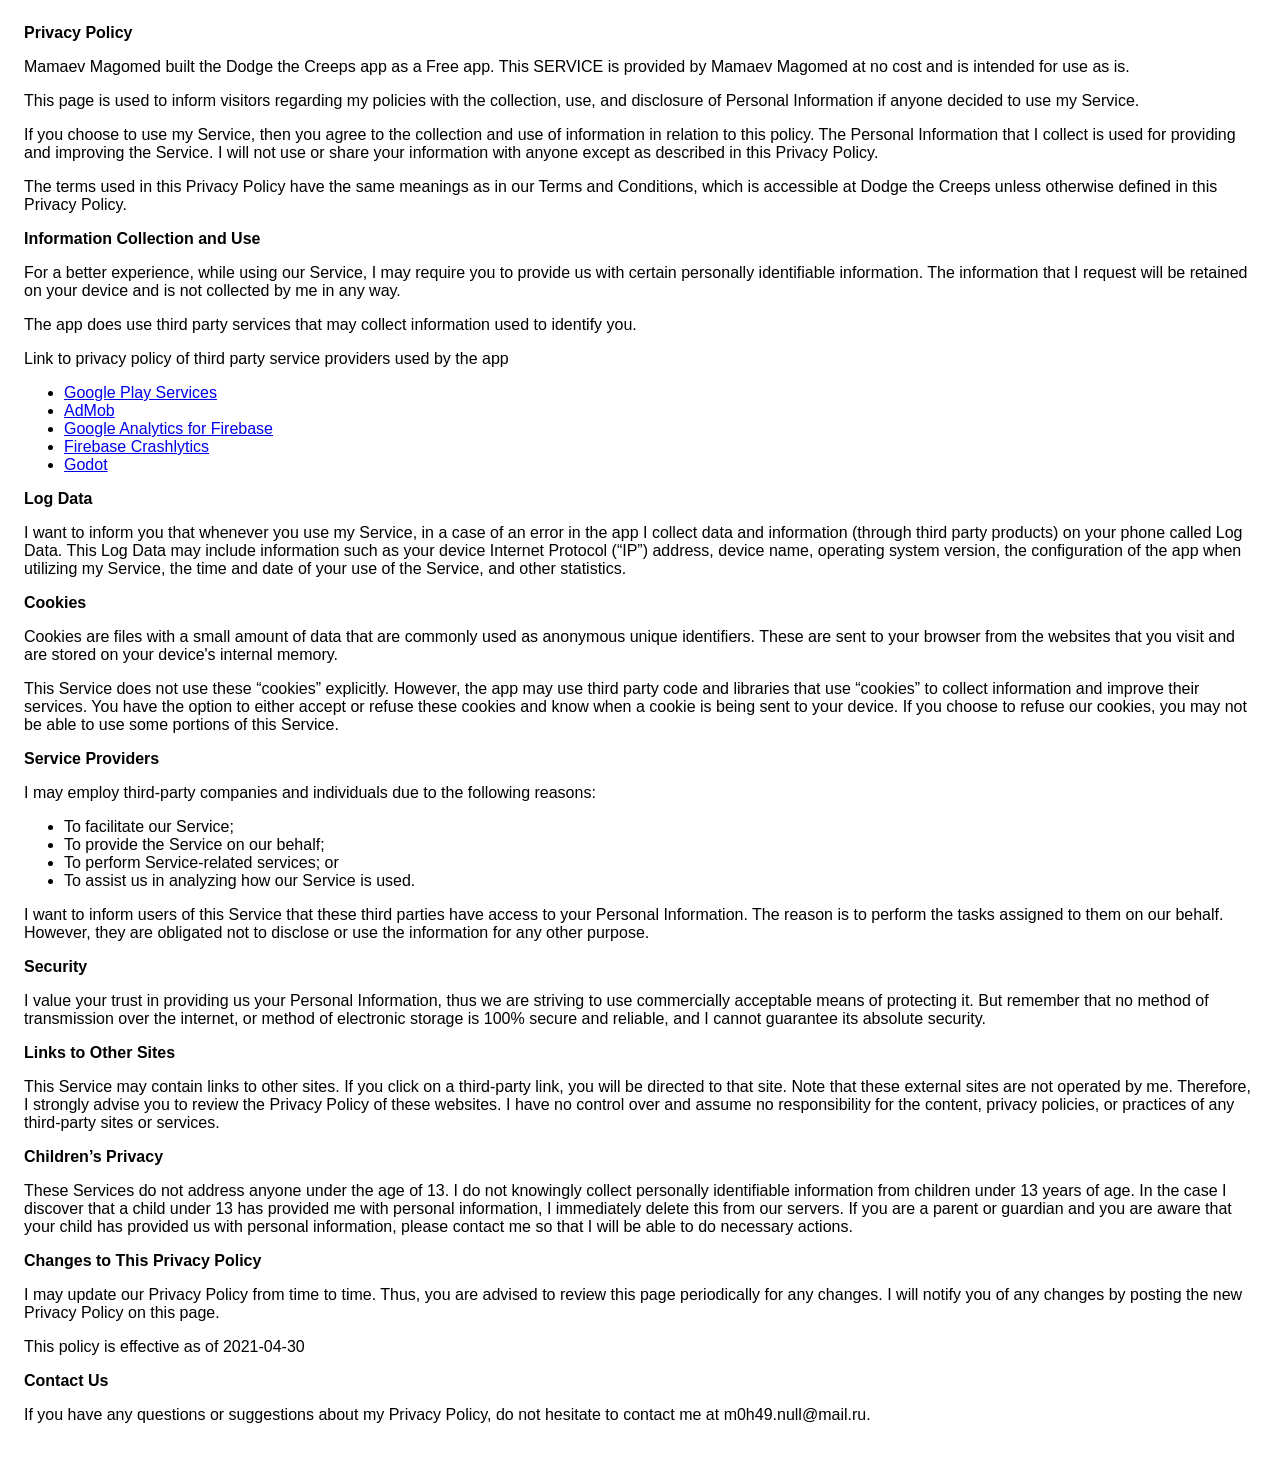
<file: privacypolicy.html>
<!DOCTYPE html>
    <html>
    <head>
      <meta charset='utf-8'>
      <meta name='viewport' content='width=device-width'>
      <title>Privacy Policy</title>
      <style> body { font-family: 'Helvetica Neue', Helvetica, Arial, sans-serif; padding:1em; } </style>
    </head>
    <body>
    <strong>Privacy Policy</strong> <p>
                  Mamaev Magomed built the Dodge the Creeps app as
                  a Free app. This SERVICE is provided by
                  Mamaev Magomed at no cost and is intended for use as
                  is.
                </p> <p>
                  This page is used to inform visitors regarding my
                  policies with the collection, use, and disclosure of Personal
                  Information if anyone decided to use my Service.
                </p> <p>
                  If you choose to use my Service, then you agree to
                  the collection and use of information in relation to this
                  policy. The Personal Information that I collect is
                  used for providing and improving the Service. I will not use or share your information with
                  anyone except as described in this Privacy Policy.
                </p> <p>
                  The terms used in this Privacy Policy have the same meanings
                  as in our Terms and Conditions, which is accessible at
                  Dodge the Creeps unless otherwise defined in this Privacy Policy.
                </p> <p><strong>Information Collection and Use</strong></p> <p>
                  For a better experience, while using our Service, I
                  may require you to provide us with certain personally
                  identifiable information. The information that
                  I request will be retained on your device and is not collected by me in any way.
                </p> <div><p>
                    The app does use third party services that may collect
                    information used to identify you.
                  </p> <p>
                    Link to privacy policy of third party service providers used
                    by the app
                  </p> <ul><li><a href="https://www.google.com/policies/privacy/" target="_blank" rel="noopener noreferrer">Google Play Services</a></li><li><a href="https://support.google.com/admob/answer/6128543?hl=en" target="_blank" rel="noopener noreferrer">AdMob</a></li><li><a href="https://firebase.google.com/policies/analytics" target="_blank" rel="noopener noreferrer">Google Analytics for Firebase</a></li><li><a href="https://firebase.google.com/support/privacy/" target="_blank" rel="noopener noreferrer">Firebase Crashlytics</a></li><!----><!----><!----><!----><!----><!----><!----><!----><!----><!----><!----><!----><!----><!----><!----><!----><!----><!----><!----><!----><li><a href="https://godotengine.org/privacy-policy" target="_blank" rel="noopener noreferrer">Godot</a></li><!----><!----></ul></div> <p><strong>Log Data</strong></p> <p>
                  I want to inform you that whenever you
                  use my Service, in a case of an error in the app
                  I collect data and information (through third party
                  products) on your phone called Log Data. This Log Data may
                  include information such as your device Internet Protocol
                  (“IP”) address, device name, operating system version, the
                  configuration of the app when utilizing my Service,
                  the time and date of your use of the Service, and other
                  statistics.
                </p> <p><strong>Cookies</strong></p> <p>
                  Cookies are files with a small amount of data that are
                  commonly used as anonymous unique identifiers. These are sent
                  to your browser from the websites that you visit and are
                  stored on your device's internal memory.
                </p> <p>
                  This Service does not use these “cookies” explicitly. However,
                  the app may use third party code and libraries that use
                  “cookies” to collect information and improve their services.
                  You have the option to either accept or refuse these cookies
                  and know when a cookie is being sent to your device. If you
                  choose to refuse our cookies, you may not be able to use some
                  portions of this Service.
                </p> <p><strong>Service Providers</strong></p> <p>
                  I may employ third-party companies and
                  individuals due to the following reasons:
                </p> <ul><li>To facilitate our Service;</li> <li>To provide the Service on our behalf;</li> <li>To perform Service-related services; or</li> <li>To assist us in analyzing how our Service is used.</li></ul> <p>
                  I want to inform users of this Service
                  that these third parties have access to your Personal
                  Information. The reason is to perform the tasks assigned to
                  them on our behalf. However, they are obligated not to
                  disclose or use the information for any other purpose.
                </p> <p><strong>Security</strong></p> <p>
                  I value your trust in providing us your
                  Personal Information, thus we are striving to use commercially
                  acceptable means of protecting it. But remember that no method
                  of transmission over the internet, or method of electronic
                  storage is 100% secure and reliable, and I cannot
                  guarantee its absolute security.
                </p> <p><strong>Links to Other Sites</strong></p> <p>
                  This Service may contain links to other sites. If you click on
                  a third-party link, you will be directed to that site. Note
                  that these external sites are not operated by me.
                  Therefore, I strongly advise you to review the
                  Privacy Policy of these websites. I have
                  no control over and assume no responsibility for the content,
                  privacy policies, or practices of any third-party sites or
                  services.
                </p> <p><strong>Children’s Privacy</strong></p> <p>
                  These Services do not address anyone under the age of 13.
                  I do not knowingly collect personally
                  identifiable information from children under 13 years of age. In the case
                  I discover that a child under 13 has provided
                  me with personal information, I immediately
                  delete this from our servers. If you are a parent or guardian
                  and you are aware that your child has provided us with
                  personal information, please contact me so that
                  I will be able to do necessary actions.
                </p> <p><strong>Changes to This Privacy Policy</strong></p> <p>
                  I may update our Privacy Policy from
                  time to time. Thus, you are advised to review this page
                  periodically for any changes. I will
                  notify you of any changes by posting the new Privacy Policy on
                  this page.
                </p> <p>This policy is effective as of 2021-04-30</p> <p><strong>Contact Us</strong></p> <p>
                  If you have any questions or suggestions about my
                  Privacy Policy, do not hesitate to contact me at m0h49.null@mail.ru.
                </p>
    </body>
    </html>
</file>
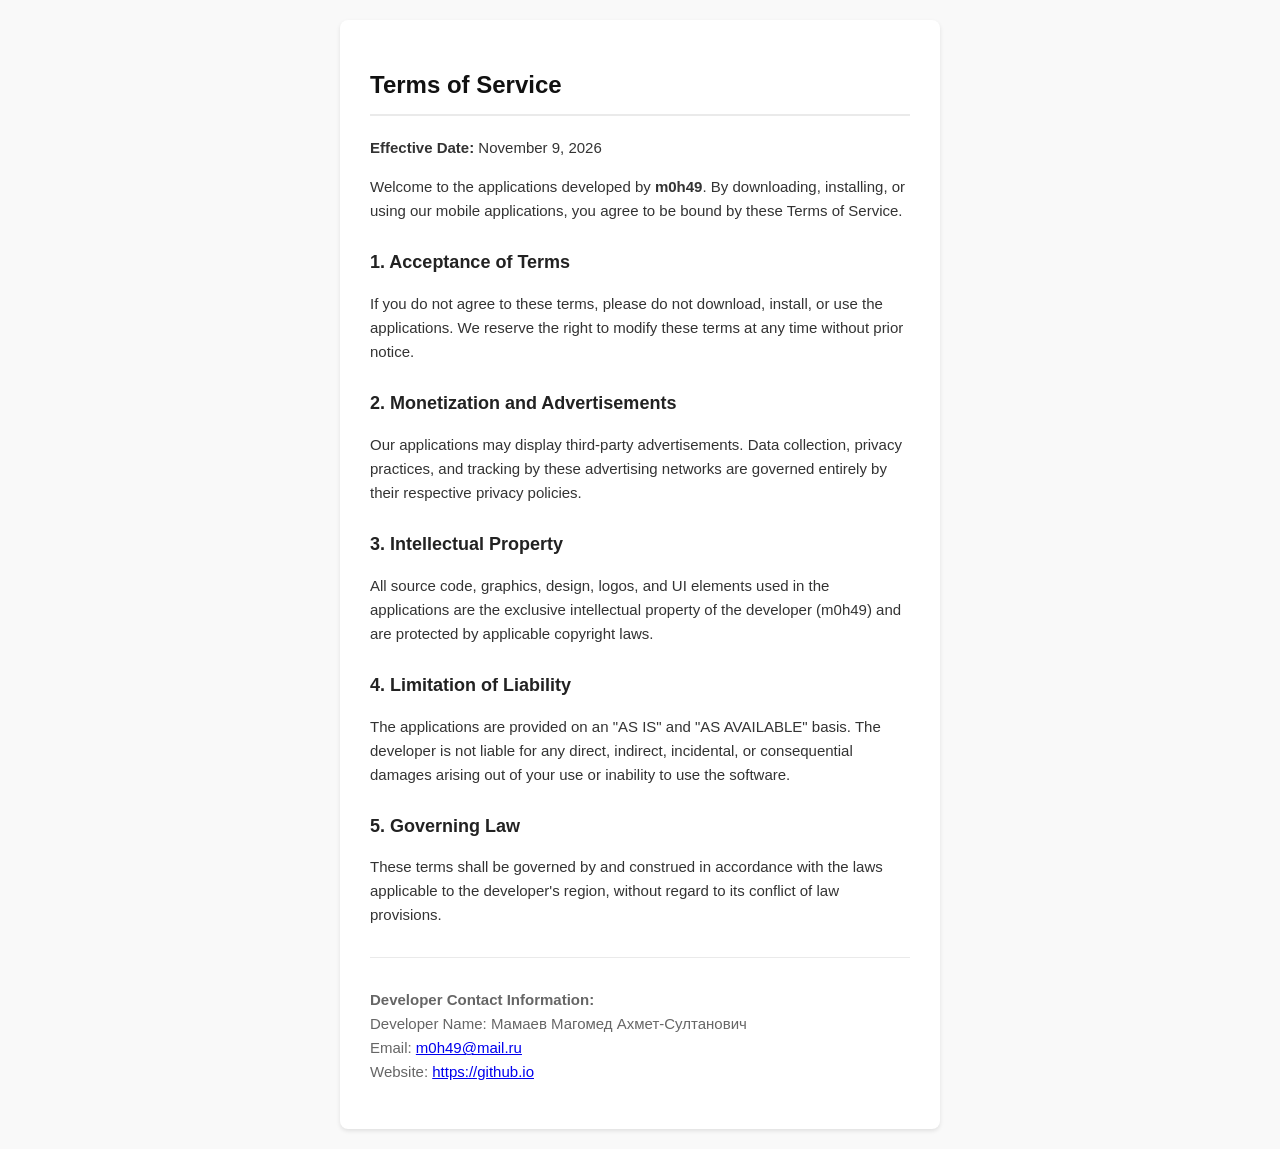
<file: terms.html>
<!DOCTYPE html>
<html lang="en">
<head>
    <meta charset="UTF-8">
    <meta name="viewport" content="width=device-width, initial-scale=1.0">
    <title>Terms of Service</title>
    <style>
        body {
            font-family: -apple-system, BlinkMacSystemFont, "Segoe UI", Roboto, Helvetica, Arial, sans-serif;
            line-height: 1.6;
            color: #333;
            max-width: 600px;
            margin: 0 auto;
            padding: 20px;
            background-color: #f9f9f9;
        }
        .container {
            background: #fff;
            padding: 30px;
            border-radius: 8px;
            box-shadow: 0 2px 4px rgba(0,0,0,0.1);
        }
        h1 {
            font-size: 24px;
            color: #111;
            margin-bottom: 20px;
            border-bottom: 2px solid #eaeaea;
            padding-bottom: 10px;
        }
        h2 {
            font-size: 18px;
            color: #222;
            margin-top: 25px;
        }
        p {
            font-size: 15px;
            margin-bottom: 15px;
        }
        .footer {
            margin-top: 30px;
            font-size: 13px;
            color: #666;
            border-top: 1px solid #eaeaea;
            padding-top: 15px;
        }
    </style>
</head>
<body>
    <div class="container">
        <h1>Terms of Service</h1>
        <p><strong>Effective Date:</strong> November 9, 2026</p>
        
        <p>Welcome to the applications developed by <strong>m0h49</strong>. By downloading, installing, or using our mobile applications, you agree to be bound by these Terms of Service.</p>

        <h2>1. Acceptance of Terms</h2>
        <p>If you do not agree to these terms, please do not download, install, or use the applications. We reserve the right to modify these terms at any time without prior notice.</p>

        <h2>2. Monetization and Advertisements</h2>
        <p>Our applications may display third-party advertisements. Data collection, privacy practices, and tracking by these advertising networks are governed entirely by their respective privacy policies.</p>

        <h2>3. Intellectual Property</h2>
        <p>All source code, graphics, design, logos, and UI elements used in the applications are the exclusive intellectual property of the developer (m0h49) and are protected by applicable copyright laws.</p>

        <h2>4. Limitation of Liability</h2>
        <p>The applications are provided on an "AS IS" and "AS AVAILABLE" basis. The developer is not liable for any direct, indirect, incidental, or consequential damages arising out of your use or inability to use the software.</p>

        <h2>5. Governing Law</h2>
        <p>These terms shall be governed by and construed in accordance with the laws applicable to the developer's region, without regard to its conflict of law provisions.</p>

        <div class="footer">
            <p><strong>Developer Contact Information:</strong><br>
            Developer Name: Мамаев Магомед Ахмет-Султанович<br>
            Email: <a href="mailto:m0h49@mail.ru">m0h49@mail.ru</a><br>
            Website: <a href="https://m0h49.github.io" target="_blank">https://github.io</a></p>
        </div>
    </div>
</body>
</html>
</file>
